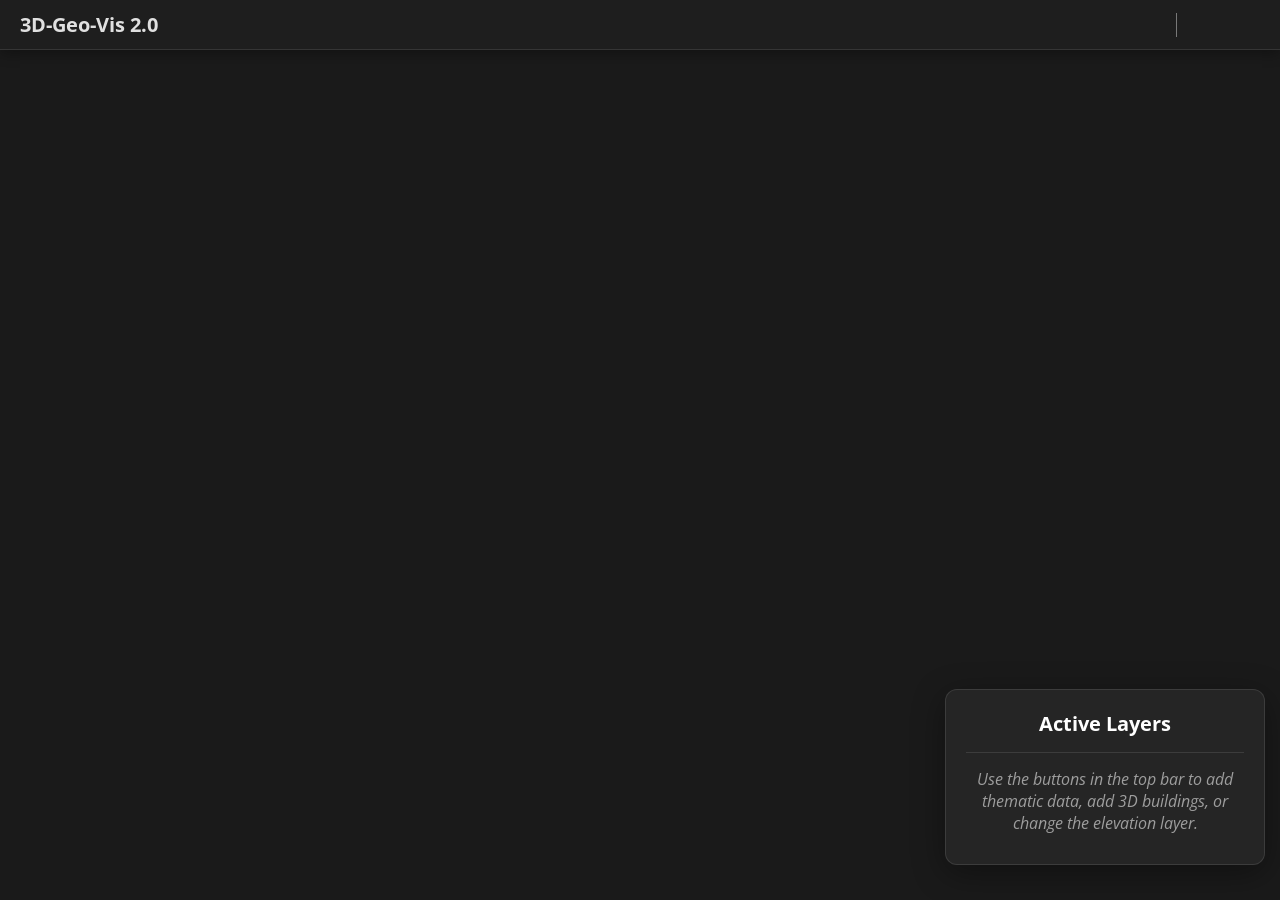
<file: index.html>
﻿<!DOCTYPE html>
<html lang="en">
<head>
    <meta charset="utf-8" />
    <meta name="viewport" content="initial-scale=1, maximum-scale=1, user-scalable=no" />
    <title>3D-Geo-Vis 2.0</title>
    
    <link rel="stylesheet" href="https://js.arcgis.com/4.29/esri/themes/dark/main.css" />
    <link rel="stylesheet" href="style.css" />
    <link href="https://fonts.googleapis.com/css2?family=Open+Sans:wght@400;700&display=swap" rel="stylesheet">
    
    <link rel="icon" href="favicon.png" type="image/png">
    
    <script src="https://js.arcgis.com/4.29/"></script>
</head>
<body>
    <div id="headerBar">
        <a href="#" id="home-link" class="header-app-title">3D-Geo-Vis 2.0</a>
        <div class="header-right-controls">
            <button id="addThematicLayerBtn" class="header-button esri-icon-plus-circled" title="Add Thematic Layer"></button>
            <button id="addBuildingsBtn" class="header-button esri-icon-urban-model" title="Add 3D Buildings"></button>
            <button id="changeElevationBtn" class="header-button esri-icon-elevation-profile" title="Change Elevation Layer"></button>
            
            <div class="header-separator"></div>
            
            <button id="shareLinkBtn" class="header-button esri-icon-share" title="Copy Share Link"></button>
            <button id="helpButton" class="header-button esri-icon-question" title="Help"></button>
            <button id="feedbackBtn" class="header-button esri-icon-comment" title="Send Feedback"></button>
        </div>
    </div>

    <div id="viewDiv"></div>

    <div id="addLayerPanel" class="panel">
        <h3>Add Thematic Layer</h3>
        <label for="layerUrlInput">Feature Layer URL:</label>
        <input type="text" id="layerUrlInput" placeholder="https://...">
        <button id="loadLayerBtn">Load Layer</button>
        <div id="loadingMessage" style="display: none; color: var(--text-muted); margin-top: 10px; text-align: center;">
            Loading layer...
        </div>
    </div>
    
    <div id="addBuildingsPanel" class="panel" style="display: none;">
        <h3>Add 3D Buildings</h3>
        <label for="buildingsUrlInput">Scene Layer URL:</label>
        <input type="text" id="buildingsUrlInput" placeholder="https://...">
        <button id="loadBuildingsBtn" class="primary-btn">Load Buildings</button>
        <div id="buildingsLoadingMessage" style="display: none; color: var(--text-muted); margin-top: 10px; text-align: center;">
            Loading buildings...
        </div>
    </div>
    
    <div id="elevationPanel" class="panel" style="display: none;">
        <h3>Change Elevation Layer</h3>
        
        <div class="elevation-option">
            <input type="radio" id="defaultElevationRadio" name="elevation-type" value="default" checked>
            <label for="defaultElevationRadio">Default Elevation</label>
        </div>
        
        <div class="elevation-option">
            <input type="radio" id="customElevationRadio" name="elevation-type" value="custom">
            <label for="customElevationRadio">Custom Elevation from URL</label>
        </div>
        
        <input type="text" id="elevationUrlInput" placeholder="https://..." disabled>
        
        <button id="applyElevationBtn" class="primary-btn">Apply</button>
        <div id="elevationLoadingMessage" style="display: none; color: var(--text-muted); margin-top: 10px; text-align: center;">
            Loading elevation...
        </div>
    </div>

    <div id="methodSelectionPanel" class="panel" style="display: none;">
        <h3>Select Visualization</h3>
        <p id="method-selection-prompt" style="color: var(--text-muted); font-size: 14px; margin-bottom: 15px;">
            Loaded layer. Please select a visualization method:
        </p>
        <div id="method-buttons-container">
            </div>
        <button id="cancelMethodBtn" class="secondary-btn">Cancel</button>
    </div>

    <div id="symbologyEditorPanel" class="panel" style="display: none;">
        <h3 id="symbologyPanelTitle">Symbology</h3>
        <div id="symbology-controls-container"></div>
        <button id="closeSymbologyBtn">Done</button>
    </div>

    <div id="layerListPanel" class="panel">
        <h3>Active Layers</h3>
        <ul id="layer-list">
            <p class="placeholder-text">Use the buttons in the top bar to add thematic data, add 3D buildings, or change the elevation layer.</p>
        </ul>
    </div>

    <div id="helpModalOverlay" class="modal-overlay">
        <div id="helpModal" class="help-modal">
        <button id="closeHelpModal" class="close-button">&times;</button>
        <h3>Methodology</h3>
        <p><strong><a href="methods.html" target="_blank" class="primary-btn" style="text-decoration: none; display: inline-block; width: auto; padding: 10px 20px;">3D Geovisualization Methods & Graphic Variables</a></strong></p>
        
        <hr> 
        <h3>Controls</h3>
        <p><strong>Pan:</strong> Click and drag the left mouse button.</p>
        <p><strong>Tilt / Rotate:</strong> Click and drag the right mouse button.</p>
        <p><strong>Zoom:</strong> Scroll the mouse wheel, or use the <code>+</code>/<code>-</code> buttons.</p>
        <p><strong>Symbology:</strong> Use the "Add Thematic Layer" button to add data (ArcGIS Online URL). Then, edit the symbology of each layer using the Edit icon in the "Active Layers" list.</p>
        
        <hr> 
        <h3>Demo Data (Click to copy)</h3>
        <p><strong>Points:</strong> <code id="demo-points" title="Click to copy">https://services1.arcgis.com/AGrMjSBR7fxJYLfU/arcgis/rest/services/EU_3D_graduated/FeatureServer/0</code></p>
        <p><strong>Lines:</strong> <code id="demo-lines" title="Click to copy">https://services1.arcgis.com/AGrMjSBR7fxJYLfU/arcgis/rest/services/EU_vertical/FeatureServer/1</code></p>
        <p><strong>Polygons:</strong> <code id="demo-polygons" title="Click to copy">https://services1.arcgis.com/AGrMjSBR7fxJYLfU/arcgis/rest/services/EU_prism/FeatureServer/0</code></p>
        <p><strong>3D Buildings:</strong> <code id="demo-buildings" title="Click to copy">https://tiles.arcgis.com/tiles/P3ePLMYs2RVChkJx/arcgis/rest/services/Building_Rotterdam/SceneServer</code></p>
        <p><strong>Elevation:</strong> <code id="demo-elevation" title="Click to copy">https://tiles.arcgis.com/tiles/AGrMjSBR7fxJYLfU/arcgis/rest/services/EU_3Dsurface_proj/ImageServer</code></p>
        
        <hr> 
        <p style="color:grey"><b>Author:</b> Jakub Žejdlík (jakub.zejdlik@upol.cz)</p>
        <p style="color:grey">Department of Geoinformatics, Palacký University Olomouc</p>
    </div>
    </div>

    <script src="main.js"></script>
</body>
</html>
</file>
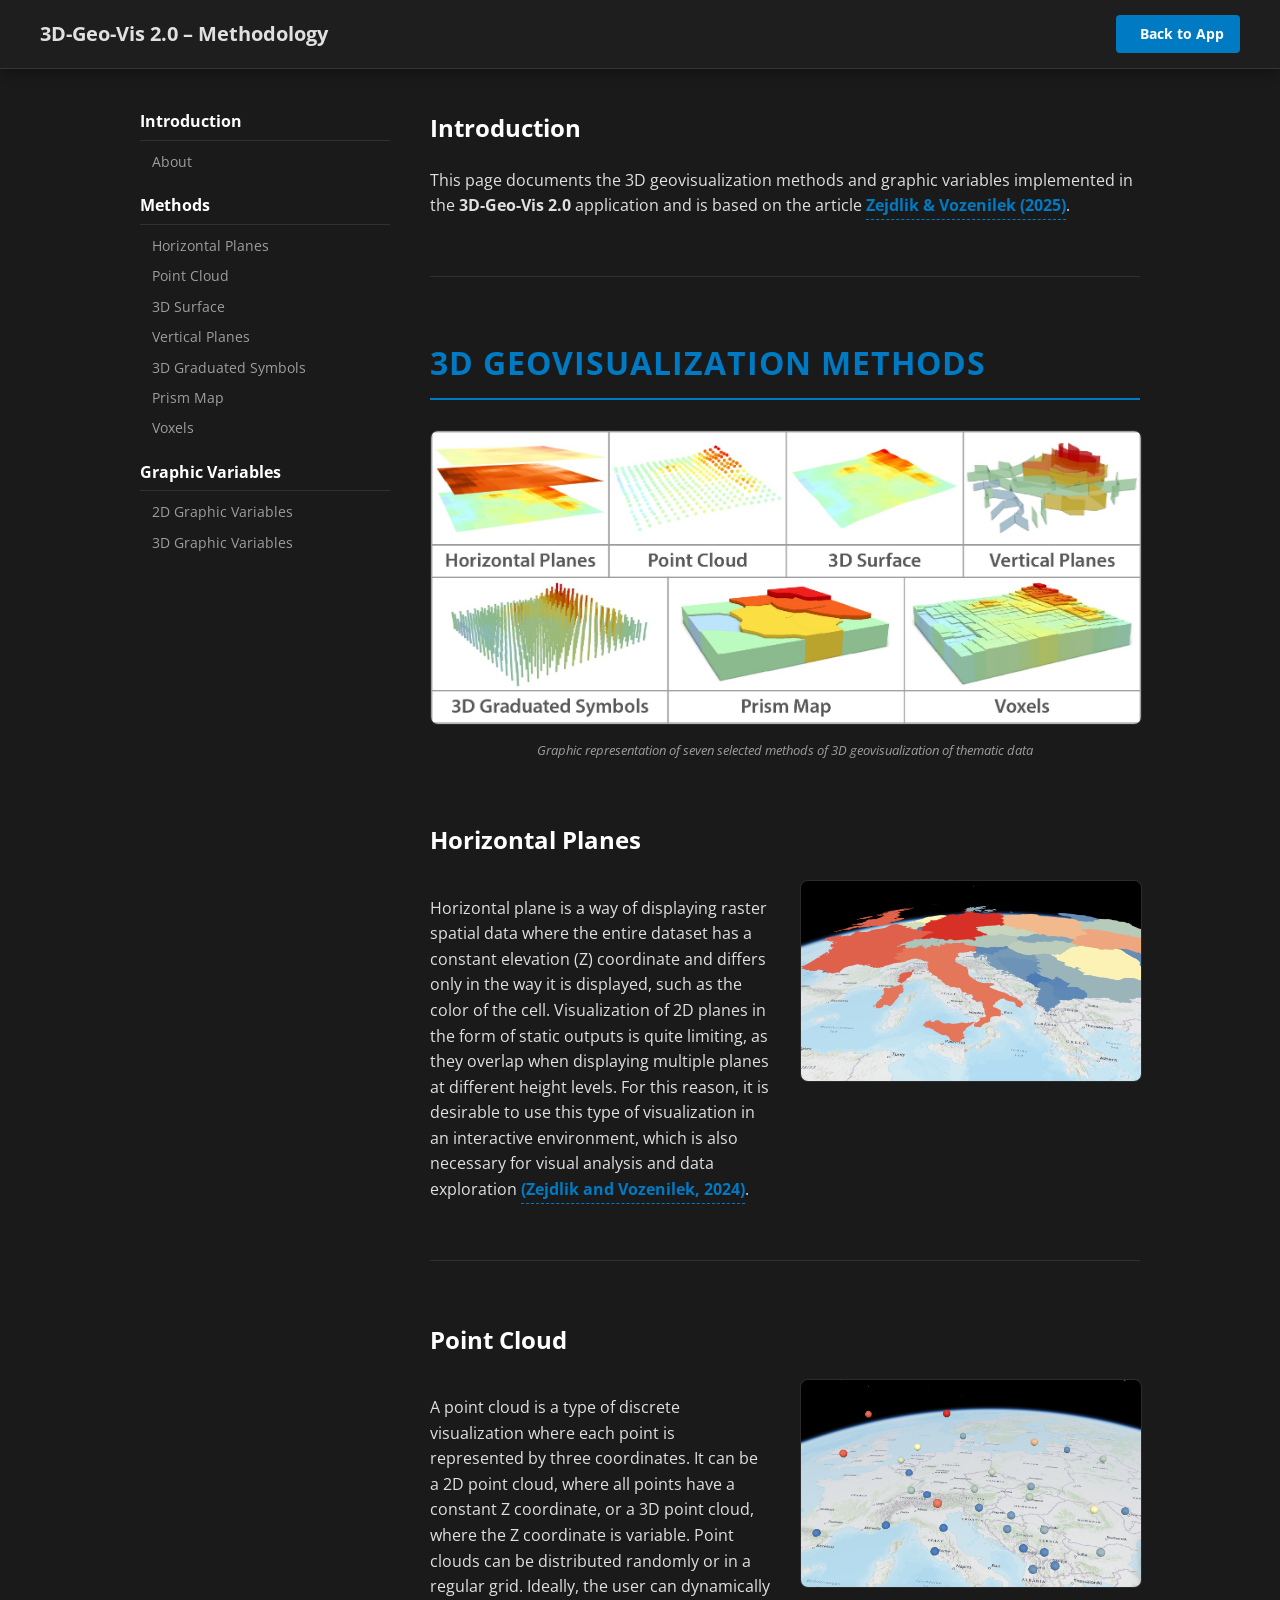
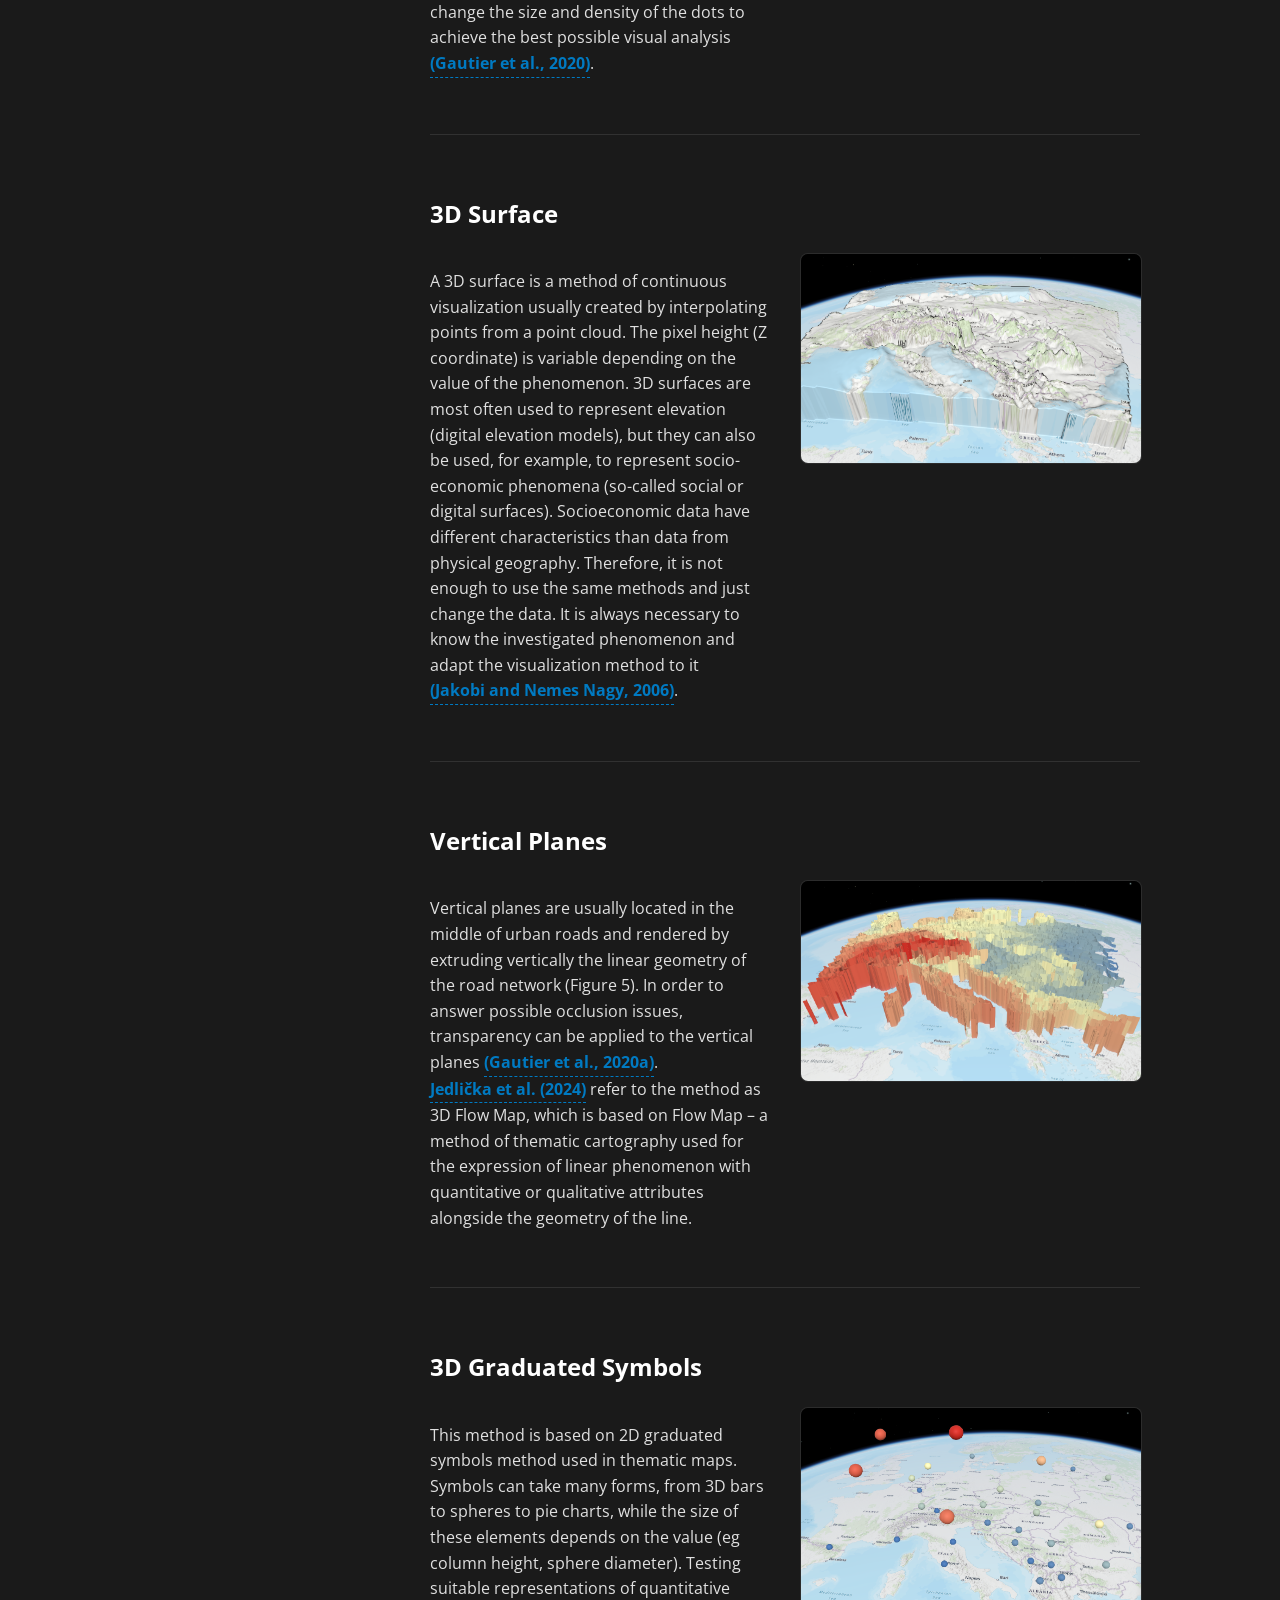
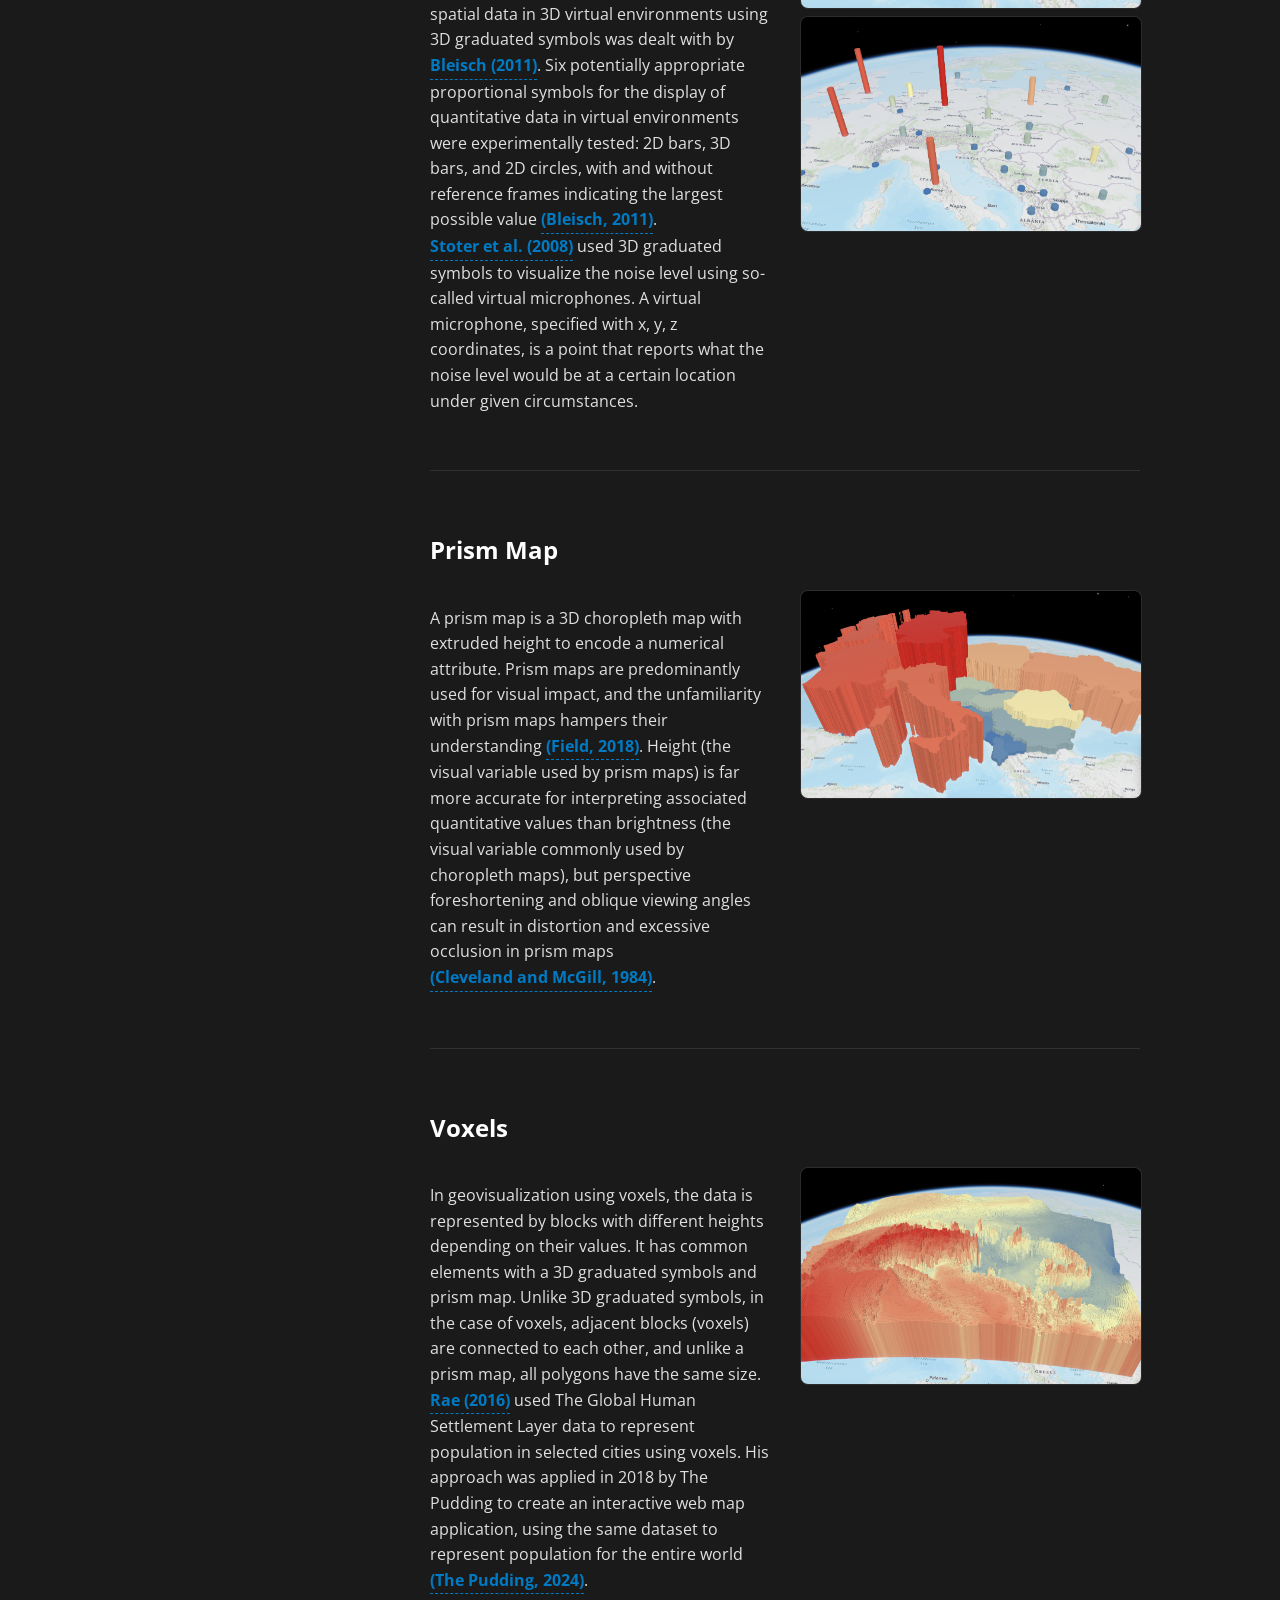
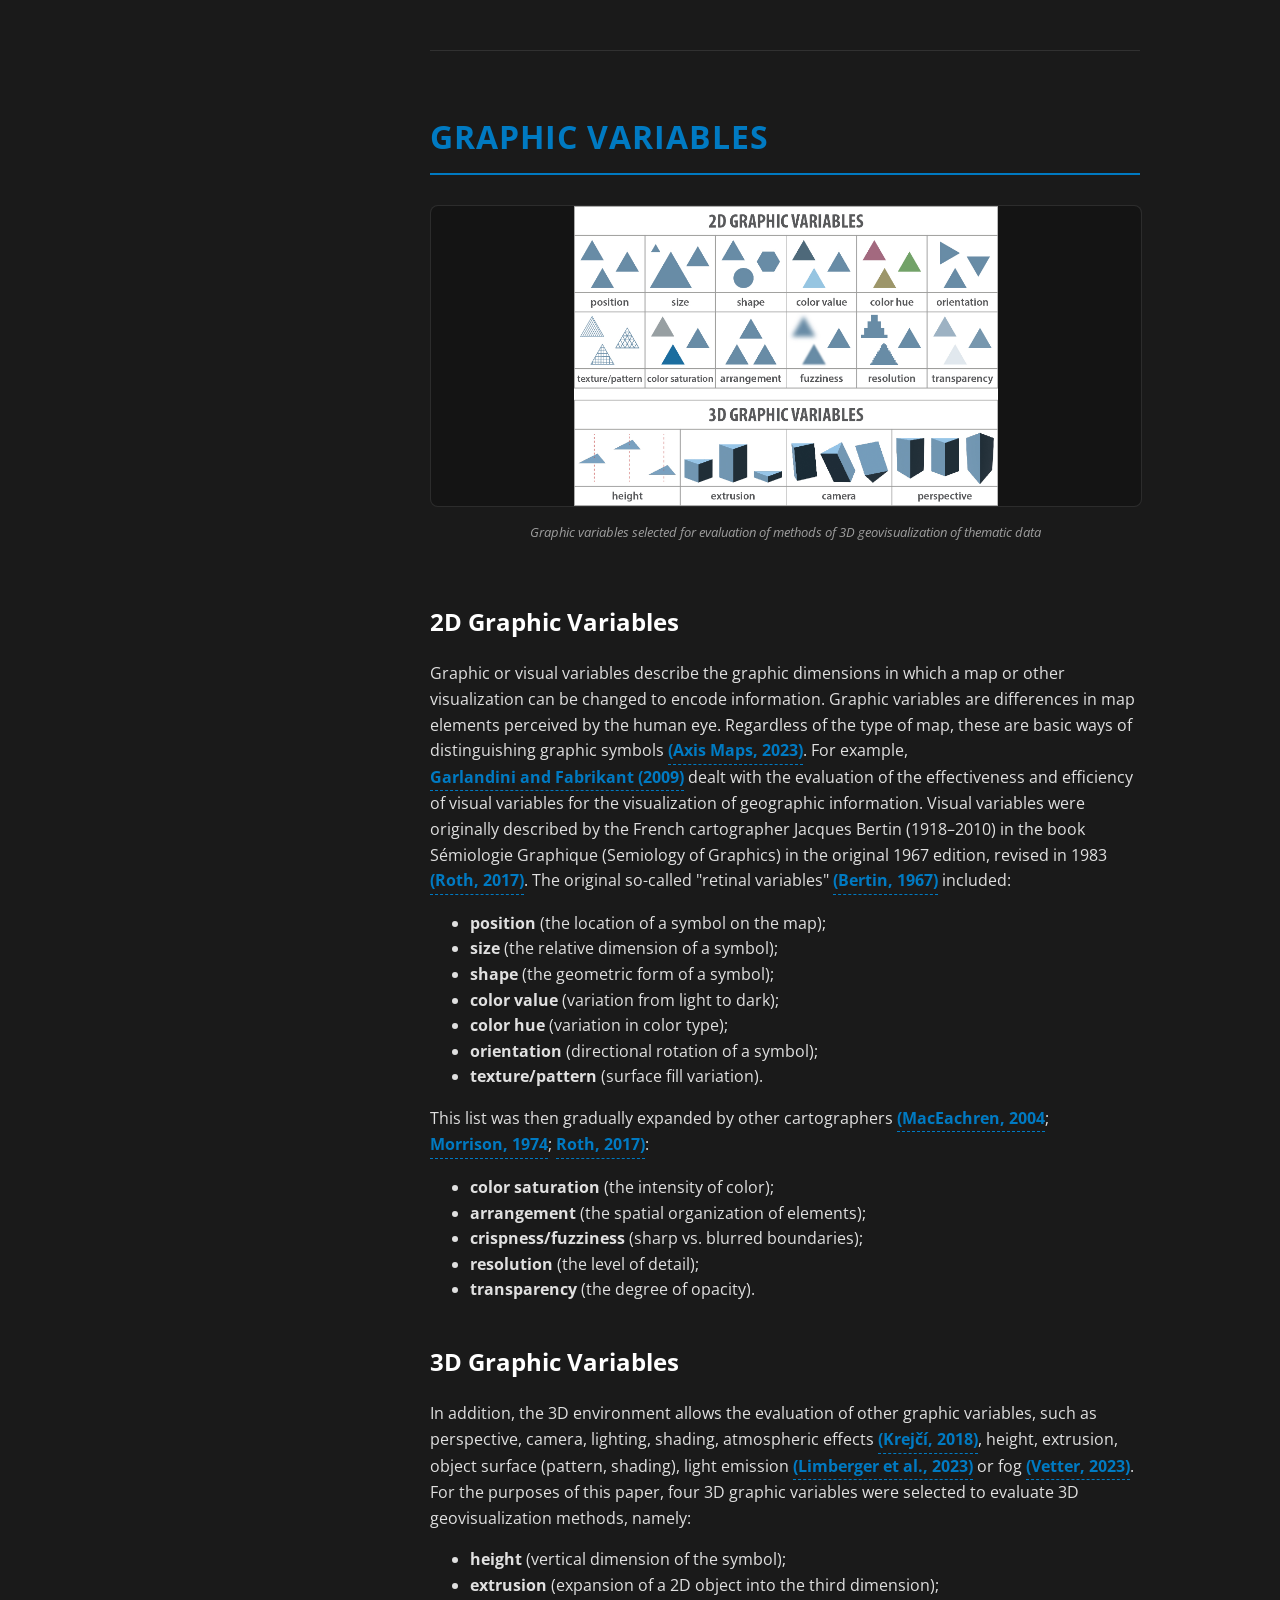
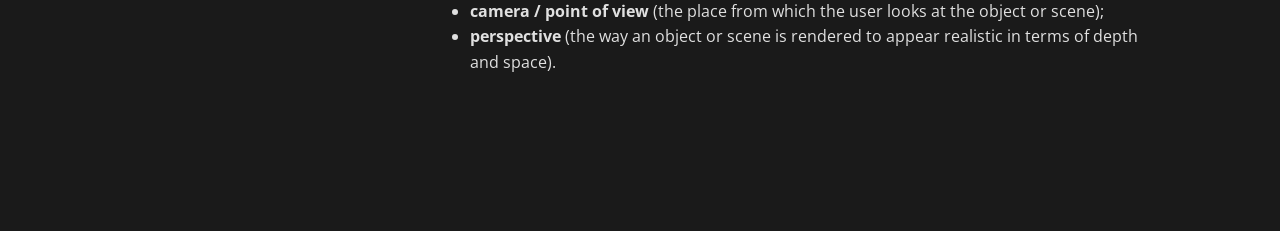
<file: methods.html>
﻿<!DOCTYPE html>
<html lang="en">    
    <head>             
        <meta charset="utf-8" />             
        <meta name="viewport" content="width=device-width, initial-scale=1" />             
        <title>3D-Geo-Vis 2.0 - Methodology</title>                  
        <link href="https://fonts.googleapis.com/css2?family=Open+Sans:wght@400;700&display=swap" rel="stylesheet">             
        <link rel="stylesheet" href="https://js.arcgis.com/4.29/esri/themes/dark/main.css" />             
        <link rel="stylesheet" href="methods.css" />    
        <link rel="icon" href="favicon.png" type="image/png">
    </head>    
    <body>             
        <header>
            <h1>3D-Geo-Vis 2.0 – Methodology</h1>                     
            <a href="index.html" class="back-btn">                             
                <span class="esri-icon-left"></span> Back to App
            </a>             
        </header>             
        <div class="container">                     
            <aside>                             
                <nav>
                    <h3>Introduction</h3>                                     
                    <ul>                                             
                        <li><a href="#intro">About</a></li>                                     
                    </ul>
                    
                    <h3>Methods</h3>                                     
                    <ul>                                             
                        <li><a href="#horizontal">Horizontal Planes</a></li>                                             
                        <li><a href="#point-cloud">Point Cloud</a></li>                                             
                        <li><a href="#graduated-points">3D Surface</a></li>                                             
                        <li><a href="#vertical">Vertical Planes</a></li>                                             
                        <li><a href="#graduated-symbols">3D Graduated Symbols</a></li>                                             
                        <li><a href="#prism">Prism Map</a></li>                                             
                        <li><a href="#voxels">Voxels</a></li>                                       
                    </ul>
                    
                    <h3>Graphic Variables</h3>                                     
                    <ul>
                        <li><a href="#vars-2d">2D Graphic Variables</a></li>
                        <li><a href="#vars-3d">3D Graphic Variables</a></li>
                    </ul>                             
                </nav>                     
            </aside>                     
            <main>                             
                <article id="intro">                                     
                    <h3 class="method-title">Introduction</h3>                                     
                    <div class="text-column">                                             
                        <p>
                            This page documents the 3D geovisualization methods and graphic variables implemented in the <strong>3D-Geo-Vis 2.0</strong> application and is based on the article                                                       
                            <span class="citation-trigger" tabindex="0">
                                Zejdlik & Vozenilek (2025)                                                              
                                <span class="citation-popup">
                                    <strong>Reference:</strong><br>                                
                                    Zejdlik, J., & Vozenilek, V. (2025). Methods of 3D geovisualization of thematic data in the context of graphic variables. International Journal of Cartography, 0(0), 1–16.                                      
                                    <a href="https://doi.org/10.1080/23729333.2025.2555508" target="_blank">https://doi.org/10.1080/23729333.2025.2555508</a>                                                             
                                </span>                                                     
                            </span>.                                              
                        </p>                                     
                    </div>                             
                </article>
                
                <div class="part-header">
                    <h2>3D Geovisualization Methods</h2>                             
                </div>

                <figure style="margin-bottom: 60px;">
                    <img src="img/3D_methods.jpg" alt="Graphic representation of seven selected methods" style="object-fit: contain; min-height: auto; max-height: 500px;">
                    <figcaption>Graphic representation of seven selected methods of 3D geovisualization of thematic data</figcaption>
                </figure>

                <article id="horizontal">                                     
                    <h3 class="method-title">Horizontal Planes</h3>                                     
                    <div class="content-layout">                                             
                        <div class="text-column">                                                     
                            <p>
                                Horizontal plane is a way of displaying raster spatial data where the entire dataset has  a constant elevation (Z) coordinate and differs only in the way it is displayed, such as the color of the cell. Visualization of 2D planes in the form of static outputs is quite limiting, as they overlap when displaying multiple planes at different height levels. For this reason, it is desirable to use this type of visualization in an interactive environment, which is also necessary for visual analysis and data exploration <span class="citation-trigger" tabindex="0">(Zejdlik and Vozenilek, 2024)<span class="citation-popup">
                                        <strong>Reference:</strong><br>                                    
                                        Zejdlik, J., & Vozenilek, V. (2024). Evaluation of 3D geovisualization of volumetric geospatial data in the form of horizontal planes using selected software. Geographia Cassoviensis, 18(1), 5–25.  <a href="https://doi.org/10.33542/GC2024-1-01" target="_blank">https://doi.org/10.33542/GC2024-1-01</a>
                                    </span>                                                             
                                </span>.
                            </p>                                      
                        </div>                                             
                        <div class="image-column">                                                     
                            <figure>                                                             
                                <img src="img/horizontal.png" alt="Horizontal Planes Visualization">                                        
                            </figure>                                             
                        </div>                                     
                    </div>                             
                </article>
                
                <article id="point-cloud">                                     
                    <h3 class="method-title">Point Cloud</h3>                                     
                    <div class="content-layout">                                             
                        <div class="text-column">                                                     
                            <p>
                                A point cloud is a type of discrete visualization where each point is represented by three coordinates. It can be a 2D point cloud, where all points have a constant Z coordinate, or a 3D point cloud, where the Z coordinate is variable. Point clouds can be distributed randomly or in a regular grid. Ideally, the user can dynamically change the size and density of the dots to achieve the best possible visual analysis                                                               
                                <span class="citation-trigger" tabindex="0">
                                    (Gautier et al., 2020)                                                                      
                                    <span class="citation-popup">
                                        <strong>Reference:</strong><br>                                    
                                        Gautier, J., Christophe, S., & Brédif, M. (2020). Visualizing 3D climate data in urban 3D models. ISPRS - International Archives of the Photogrammetry, Remote Sensing and Spatial Information Sciences, XLIII-B4-2020. <a href="https://doi.org/10.5194/isprs-archives-XLIII-B4-2020-781-2020" target="_blank">https://doi.org/10.5194/isprs-archives-XLIII-B4-2020-781-2020</a>
                                    </span>                                                             
                                </span>.                                                      
                            </p>                                             
                        </div>                                             
                        <div class="image-column">                                                     
                            <figure>                                                             
                                <img src="img/point.png" alt="Point Cloud Visualization">                                                     
                            </figure>                                             
                        </div>                                     
                    </div>                             
                </article>
                
                <article id="graduated-points">                                     
                    <h3 class="method-title">3D Surface</h3>                                     
                    <div class="content-layout">                                             
                        <div class="text-column">                                                     
                            <p>
                                A 3D surface is a method of continuous visualization usually created by interpolating points from a point cloud. The pixel height (Z coordinate) is variable depending on the value of the phenomenon. 3D surfaces are most often used to represent elevation (digital elevation models), but they can also be used, for example, to represent socio-economic phenomena (so-called social or digital surfaces). Socioeconomic data have different characteristics than data from physical geography. Therefore, it is not enough to use the same methods and just change the data. It is always necessary to know the investigated phenomenon and adapt the visualization method to it                                                               
                                <span class="citation-trigger" tabindex="0">
                                    (Jakobi and Nemes Nagy, 2006)                                                                      
                                    <span class="citation-popup">
                                        <strong>References:</strong><br>                                    
                                        Jakobi, Á., & Nemes Nagy, J. (2006). Digital surface in social geography. Az Eötvös Loránd Tudományegyetem Térképtudományi És Geoinformatikai Tanszékének Évkönyve.                                                                      
                                    </span>                                                             
                                </span>.                                                      
                            </p>                                             
                        </div>                                             
                        <div class="image-column">                                                     
                            <figure>                                                             
                                <img src="img/surface.png" alt="3D Surface">                                                     
                            </figure>                                             
                        </div>                                     
                    </div>                             
                </article>
                
                <article id="vertical">                                     
                    <h3 class="method-title">Vertical Planes</h3>                                     
                    <div class="content-layout">                                             
                        <div class="text-column">                                                     
                            <p>
                                Vertical planes are usually located in the middle of urban roads and rendered by extruding vertically the linear geometry of the road network (Figure 5). In order to answer possible occlusion issues, transparency can be applied to the vertical planes 
                                <span class="citation-trigger" tabindex="0">
                                    (Gautier et al., 2020a)
                                    <span class="citation-popup">
                                        <strong>References:</strong><br>                                    
                                        Gautier, J., Christophe, S., & Brédif, M. (2020). Visualizing 3D climate data in urban 3D models. ISPRS - International Archives of the Photogrammetry, Remote Sensing and Spatial Information Sciences, XLIII-B4-2020. <a href="https://doi.org/10.5194/isprs-archives-XLIII-B4-2020-781-2020" target="_blank">https://doi.org/10.5194/isprs-archives-XLIII-B4-2020-781-2020</a>                                                                      
                                    </span>                                                             
                                </span>. 
                                <span class="citation-trigger" tabindex="0">
                                    Jedlička et al. (2024)
                                    <span class="citation-popup">
                                        <strong>References:</strong><br>                                    
                                        Jedlička, K., Andrš, T., Čerba, O., Mildorf, T., Beran, D., Hájek, P., & Kepka, M. (2024). INTERACTIVE CARTOGRAPHY OF AIR QUALITY: A METHOD FOR TRAFFIC POLLUTION ANALYSIS. Proceedings, 9th International Conference on Cartography and GIS, 16-21 June 2024, Nessebar, Bulgaria, 373–385. 
                                    </span>                                                             
                                </span> refer to the method as 3D Flow Map, which is based on Flow Map – a method of thematic cartography used for the expression of linear phenomenon with quantitative or qualitative attributes alongside the geometry of the line.                                                      
                            </p>                                             
                        </div>                                             
                        <div class="image-column">                                                     
                            <figure>                                                             
                                <img src="img/vertical.png" alt="Vertical Planes">                                                     
                            </figure>                                             
                        </div>                                     
                    </div>                             
                </article>
                
                <article id="graduated-symbols">                                     
                    <h3 class="method-title">3D Graduated Symbols</h3>                                     
                    <div class="content-layout">                                             
                        <div class="text-column">                                                     
                            <p>
                                This method is based on 2D graduated symbols method used in thematic maps. Symbols can take many forms, from 3D bars to spheres to pie charts, while the size of these elements depends on the value (eg column height, sphere diameter). Testing suitable representations of quantitative spatial data in 3D virtual environments using 3D graduated symbols was dealt with by <span class="citation-trigger" tabindex="0">Bleisch (2011)<span class="citation-popup">
                                        <strong>References:</strong><br>                                    
                                        Bleisch, S. (2011). Toward Appropriate Representations of Quantitative Data in Virtual Environments. Cartographica, 46, 252–261. <a href="https://doi.org/10.3138/carto.46.4.252" target="_blank">https://doi.org/10.3138/carto.46.4.252</a> 
                                    </span>                                                             
                                </span>. Six potentially appropriate proportional symbols for the display of quantitative data in virtual environments were experimentally tested: 2D bars, 3D bars, and 2D circles, with and without reference frames indicating the largest possible value <span class="citation-trigger" tabindex="0">(Bleisch, 2011)<span class="citation-popup">
                                        <strong>References:</strong><br>                                    
                                        Bleisch, S. (2011). Toward Appropriate Representations of Quantitative Data in Virtual Environments. Cartographica, 46, 252–261. <a href="https://doi.org/10.3138/carto.46.4.252" target="_blank">https://doi.org/10.3138/carto.46.4.252</a> 
                                    </span>                                                             
                                </span>. <span class="citation-trigger" tabindex="0">Stoter et al. (2008)<span class="citation-popup">
                                        <strong>References:</strong><br>                                    
                                        Stoter, J., de Kluijver, H., & Kurakula, V. (2008). 3D noise mapping in urban areas. International Journal of Geographical Information Science, 22(8), 907–924. 
 <a href="https://doi.org/10.1080/13658810701739039" target="_blank">https://doi.org/10.1080/13658810701739039</a> 
                                    </span>                                                             
                                </span> used 3D graduated symbols to visualize the noise level using so-called virtual microphones. A virtual microphone, specified with x, y, z coordinates, is a point that reports what the noise level would be at a certain location under given circumstances.                                                      
                            </p>                                             
                        </div>                                             
                        <div class="image-column">                                                     
                            <figure>                                                             
                                <img src="img/graduated1.png" alt="3D Graduated Symbols">                                                     
                            </figure>                                                         
                            <figure>                                                             
                                <img src="img/graduated2.png" alt="3D Graduated Symbols">                                                     
                            </figure>                                         
                        </div>                                     
                    </div>                             
                </article>
                
                <article id="prism">                                     
                    <h3 class="method-title">Prism Map</h3>                                     
                    <div class="content-layout">                                             
                        <div class="text-column">                                                     
                            <p>
                                A prism map is a 3D choropleth map with extruded height to encode a numerical attribute. Prism maps are predominantly used for visual impact, and the unfamiliarity with prism maps hampers their understanding <span class="citation-trigger" tabindex="0">(Field, 2018)<span class="citation-popup">
                                        <strong>References:</strong><br>                                    
                                        Field, K. (2018). Cartography. (1st ed.). Esri Press. ISBN 978-1-58948-439-9 
                                    </span>                                                             
                                </span>. Height (the visual variable used by prism maps) is far more accurate for interpreting associated quantitative values than brightness (the visual variable commonly used by choropleth maps), but perspective foreshortening and oblique viewing angles can result in distortion and excessive occlusion in prism maps <span class="citation-trigger" tabindex="0">(Cleveland and McGill, 1984)<span class="citation-popup">
                                        <strong>References:</strong><br>                                    
                                        Cleveland, W. S., & McGill, R. (1984). Graphical Perception: Theory, Experimentation, and Application to the Development of Graphical Methods. Journal of the American Statistical Association, 79(387), 531–554. 
 <a href="https://doi.org/10.1080/01621459.1984.10478080" target="_blank">https://doi.org/10.1080/01621459.1984.10478080</a> 
                                    </span>                                                             
                                </span>.                                                       
                            </p>                                             
                        </div>                                             
                        <div class="image-column">                                                     
                            <figure>                                                             
                                <img src="img/prism.png" alt="Prism Map">                                                     
                            </figure>                                             
                        </div>                                     
                    </div>                             
                </article>
                
                <article id="voxels">                                     
                    <h3 class="method-title">Voxels</h3>                                     
                    <div class="content-layout">                                             
                        <div class="text-column">                                                     
                            <p>
                                In geovisualization using voxels, the data is represented by blocks with different heights depending on their values. It has common elements with a 3D graduated symbols and prism map. Unlike 3D graduated symbols, in the case of voxels, adjacent blocks (voxels) are connected to each other, and unlike a prism map, all polygons have the same size. <span class="citation-trigger" tabindex="0">Rae (2016)<span class="citation-popup">
                                        <strong>References:</strong><br>                                    
                                        Rae, A. (2016). The Global Human Settlement Layer: An amazing new global population dataset. <a href="http://www.statsmapsnpix.com/2016/10/the-global-human-settlement-layer.html" target="_blank">http://www.statsmapsnpix.com/2016/10/the-global-human-settlement-layer.html</a> 
                                    </span>                                                             
                                </span> used The Global Human Settlement Layer data to represent population in selected cities using voxels. His approach was applied in 2018 by The Pudding to create an interactive web map application, using the same dataset to represent population for the entire world <span class="citation-trigger" tabindex="0">(The Pudding, 2024)<span class="citation-popup">
                                        <strong>References:</strong><br>                                    
                                        The Pudding. (2024). Human Terrain. <a href="https://pudding.cool/2018/10/city_3d" target="_blank">https://pudding.cool/2018/10/city_3d</a> 
                                    </span>                                                             
                                </span>.                                                     
                            </p>                                             
                        </div>                                             
                        <div class="image-column">                                                     
                            <figure>                                                             
                                <img src="img/voxels.png" alt="Voxels">                                                     
                            </figure>                                             
                        </div>                                     
                    </div>                             
                </article>

                <div class="part-header">                
                    <h2>Graphic Variables</h2>                             
                </div>
                
                <figure style="margin-bottom: 60px;">
                    <img src="img/graphic_variables.jpg" alt="Graphic variables selected for evaluation" style="object-fit: contain; min-height: auto; max-height: 300px;">
                    <figcaption>Graphic variables selected for evaluation of methods of 3D geovisualization of thematic data</figcaption>
                </figure>

                <article id="graphic-variables-text">
                    <div class="text-column" style="max-width: 100%;">
                        <h3 id="vars-2d" class="method-title">2D Graphic Variables</h3>
                        <p>
                            Graphic or visual variables describe the graphic dimensions in which a map or other visualization can be changed to encode information. Graphic variables are differences in map elements perceived by the human eye. Regardless of the type of map, these are basic ways of distinguishing graphic symbols <span class="citation-trigger" tabindex="0">(Axis Maps, 2023)<span class="citation-popup">
                                <strong>Reference:</strong><br>
                                Axis Maps. (2023). Visual Variables. Cartography Guide - A Short, Friendly Guide to Basic Principles of Map Design. <a href="https://www.axismaps.com//guide/visual-variables" target="_blank">https://www.axismaps.com//guide/visual-variables</a>
                            </span></span>. For example, <span class="citation-trigger" tabindex="0">Garlandini and Fabrikant (2009)<span class="citation-popup">
                                <strong>Reference:</strong><br>
                                Garlandini, S., & Fabrikant, S. I. (2009). Evaluating the Effectiveness and Efficiency of Visual Variables for Geographic Information Visualization. In K. S. Hornsby, C. Claramunt, M. Denis, & G. Ligozat (Eds.), Spatial Information Theory (pp. 195–211). Springer. <a href="https://doi.org/10.1007/978-3-642-03832-7_12" target="_blank">https://doi.org/10.1007/978-3-642-03832-7_12</a>
                            </span></span> dealt with the evaluation of the effectiveness and efficiency of visual variables for the visualization of geographic information. Visual variables were originally described by the French cartographer Jacques Bertin (1918–2010) in the book Sémiologie Graphique (Semiology of Graphics) in the original 1967 edition, revised in 1983 <span class="citation-trigger" tabindex="0">(Roth, 2017)<span class="citation-popup">
                                <strong>Reference:</strong><br>
                                Roth, R. E. (2017). Visual Variables. In International Encyclopedia of Geography (pp. 1–11). John Wiley & Sons, Ltd. <a href="https://doi.org/10.1002/9781118786352.wbieg0761" target="_blank">https://doi.org/10.1002/9781118786352.wbieg0761</a>
                            </span></span>. The original so-called "retinal variables" <span class="citation-trigger" tabindex="0">(Bertin, 1967)<span class="citation-popup">
                                <strong>Reference:</strong><br>
                                Bertin, J. (1967). Sémiologie graphique: Les diagrammes, les réseaux, les cartes. Gauthier-Villars.
                            </span></span> included:
                        </p>
                        <ul>
                            <li><strong>position</strong> (the location of a symbol on the map);</li>
                            <li><strong>size</strong> (the relative dimension of a symbol);</li>
                            <li><strong>shape</strong> (the geometric form of a symbol);</li>
                            <li><strong>color value</strong> (variation from light to dark);</li>
                            <li><strong>color hue</strong> (variation in color type);</li>
                            <li><strong>orientation</strong> (directional rotation of a symbol);</li>
                            <li><strong>texture/pattern</strong> (surface fill variation).</li>
                        </ul>
                
                        <p>This list was then gradually expanded by other cartographers <span class="citation-trigger" tabindex="0">(MacEachren, 2004<span class="citation-popup">
                            <strong>Reference:</strong><br>
                            MacEachren, A. M. (2004). How Maps Work: Representation, Visualization, and Design (1st edition). The Guilford Press.
                        </span></span>; <span class="citation-trigger" tabindex="0">Morrison, 1974<span class="citation-popup">
                            <strong>Reference:</strong><br>
                            Morrison, J. L. (1974). A theoretical framework for cartographic generalization with the emphasis on the process of symbolization. International Yearbook of Cartography, 14(1974), 115–127.
                        </span></span>; <span class="citation-trigger" tabindex="0">Roth, 2017)<span class="citation-popup">
                            <strong>Reference:</strong><br>
                            Roth, R. E. (2017). Visual Variables. In International Encyclopedia of Geography (pp. 1–11). John Wiley & Sons, Ltd. <a href="https://doi.org/10.1002/9781118786352.wbieg0761" target="_blank">https://doi.org/10.1002/9781118786352.wbieg0761</a>
                        </span></span>:</p>
                        <ul>
                            <li><strong>color saturation</strong> (the intensity of color);</li>
                            <li><strong>arrangement</strong> (the spatial organization of elements);</li>
                            <li><strong>crispness/fuzziness</strong> (sharp vs. blurred boundaries);</li>
                            <li><strong>resolution</strong> (the level of detail);</li>
                            <li><strong>transparency</strong> (the degree of opacity).</li>
                        </ul>
                
                        <h3 id="vars-3d" class="method-title" style="margin-top: 40px;">3D Graphic Variables</h3>
                        <p>
                            In addition, the 3D environment allows the evaluation of other graphic variables, such as perspective, camera, lighting, shading, atmospheric effects <span class="citation-trigger" tabindex="0">(Krejčí, 2018)<span class="citation-popup">
                                <strong>Reference:</strong><br>
                                Krejčí, M. (2018). Dynamické grafické proměnné ve 3D mapách [Diplomová práce, Masarykova univerzita, Přírodovědecká fakulta]. <a href="https://theses.cz/id/35lr4j/" target="_blank">https://theses.cz/id/35lr4j/</a>
                            </span></span>, height, extrusion, object surface (pattern, shading), light emission <span class="citation-trigger" tabindex="0">(Limberger et al., 2023)<span class="citation-popup">
                                <strong>Reference:</strong><br>
                                Limberger, D., Scheibel, W., Döllner, J., & Trapp, M. (2023). Visual variables and configuration of software maps. Journal of Visualization, 26(1), 249–274. <a href="https://doi.org/10.1007/s12650-022-00868-1" target="_blank">https://doi.org/10.1007/s12650-022-00868-1</a>
                            </span></span> or fog <span class="citation-trigger" tabindex="0">(Vetter, 2023)<span class="citation-popup">
                                <strong>Reference:</strong><br>
                                Vetter, M. (2023). The usage of “fog” as a visual variable in 3D-cartographic virtual reality environments. Abstracts of the ICA, 6, 1–2. <a href="https://doi.org/10.5194/ica-abs-6-263-2023" target="_blank">https://doi.org/10.5194/ica-abs-6-263-2023</a>
                            </span></span>. For the purposes of this paper, four 3D graphic variables were selected to evaluate 3D geovisualization methods, namely:
                        </p>
                        <ul>
                            <li><strong>height</strong> (vertical dimension of the symbol);</li>
                            <li><strong>extrusion</strong> (expansion of a 2D object into the third dimension);</li>
                            <li><strong>camera / point of view</strong> (the place from which the user looks at the object or scene);</li>
                            <li><strong>perspective</strong> (the way an object or scene is rendered to appear realistic in terms of depth and space).</li>
                        </ul>
                    </div>
                </article>                     
            </main>             
        </div>    
    </body>
</html>
</file>
<file: style.css>
:root {
  --header-h: 50px;
  --bg-color: #1a1a1a;
  --panel-bg: rgba(40, 40, 40, 0.85);
  --header-bg: #1e1e1e;
  --text-color: #e0e0e0;
  --text-muted: #9e9e9e;
  --accent-color: #007ac2;
  --border-color: rgba(255, 255, 255, 0.1);
  --panel-shadow: 0 8px 32px 0 rgba(0, 0, 0, 0.37);
  --backdrop-blur: 10px;
}

*, *:before, *:after {
  box-sizing: border-box;
}

html, body {
  margin: 0;
  padding: 0;
  height: 100%;
  width: 100%;
  font-family: 'Open Sans', sans-serif;
  background-color: var(--bg-color);
  color: var(--text-color);
  overflow: hidden;
}

#viewDiv {
  position: absolute;
  top: 0;
  left: 0;
  right: 0; 
  bottom: 0;
  padding: 0;
  margin: 0;
}

#headerBar {
  position: absolute;
  top: 0;
  left: 0;
  right: 0;
  height: var(--header-h);
  background-color: var(--header-bg);
  color: var(--text-color);
  padding: 0 20px; 
  z-index: 100;
  box-shadow: 0 4px 12px rgba(0,0,0,0.3);
  display: flex; 
  align-items: center;
  justify-content: space-between;
  border-bottom: 1px solid var(--border-color);
}

.header-right-controls {
  display: flex;
  align-items: center;
  gap: 15px; 
}

.header-app-title {
  font-size: 20px;
  font-weight: bold;
  text-decoration: none;
  color: var(--text-color);
}

.header-button {
  font-size: 25px; 
  color: var(--text-muted);
  background: none;
  border: none;
  cursor: pointer;
  transition: color 0.2s ease-in-out;
}
.header-button:hover {
  color: white;
}

.header-separator {
    width: 1px;              
    height: 24px;            
    background-color: #9e9e9e; 
    margin: 0 2px;
    opacity: 0.7;            
}

.panel {
  background: var(--panel-bg);
  backdrop-filter: blur(var(--backdrop-blur));
  -webkit-backdrop-filter: blur(var(--backdrop-blur));
  padding: 20px;
  border: 1px solid var(--border-color);
  border-radius: 12px;
  box-shadow: var(--panel-shadow);
  z-index: 50;
  transition: opacity 0.3s, transform 0.3s;
}

#addLayerPanel, #symbologyEditorPanel, #methodSelectionPanel, #elevationPanel, #addBuildingsPanel {
  position: absolute;
  top: calc(var(--header-h) + 15px);
  right: 15px; 
  width: 320px;
  max-height: calc(100vh - var(--header-h) - 35px - 33vh - 30px);
  overflow-y: auto; 
}

#addLayerPanel {
    display: none; 
}

#layerListPanel {
    position: absolute;
    bottom: 35px;
    right: 15px;
    width: 320px;
    max-height: 33vh;
    overflow-y: auto;
}

.panel h3 { 
  font-size: 20px; 
  margin: 0 0 15px 0;
  color: white;
  padding-bottom: 15px;
  border-bottom: 1px solid var(--border-color);
  text-align: center;
}

.panel h2 {
  font-size: 14px; 
  font-weight: bold;
  text-transform: uppercase;
  color: var(--text-muted);
  margin-top: 20px; 
  margin-bottom: 10px;
}

.panel label {
  font-size: 14px;
  color: var(--text-muted);
  margin-bottom: 5px;
  display: block;
}

.panel input[type="text"], 
.panel input[type="number"],
.panel select {
  width: 100%; 
  padding: 8px 12px;
  border: 1px solid var(--border-color);
  border-radius: 6px;
  font-size: 14px;
  margin-bottom: 0px;
  background-color: rgba(0,0,0,0.2);
  color: var(--text-color);
}

.panel select option {
  background-color: var(--header-bg);
  color: var(--text-color);
}

.panel input[type="color"] {
  -webkit-appearance: none; -moz-appearance: none; appearance: none;
  background-color: transparent;
  width: 100%; height: 35px; flex-grow: 1;
  border: none; outline: none; cursor: pointer;
  padding: 0; border-radius: 6px;
  transition: transform 0.2s ease-in-out;
}
.panel input[type="color"]::-webkit-color-swatch-wrapper { padding: 0; }
.panel input[type="color"]::-webkit-color-swatch { border: none; border-radius: 6px; }
.panel input[type="color"]:hover { transform: scale(1.05); }

.color-pickers-wrapper { display: flex; gap: 10px; }

#loadLayerBtn, #closeSymbologyBtn {
  width: 100%; padding: 10px; background-color: var(--accent-color);
  color: white; border: none; border-radius: 6px;
  font-size: 16px; font-weight: bold; cursor: pointer;
  transition: background-color 0.2s; margin-top: 10px;
}
#loadLayerBtn:hover, #closeSymbologyBtn:hover { background-color: #0099f7; }
#loadLayerBtn:disabled { background-color: var(--text-muted); cursor: not-allowed; } 


#colorRampPreview { width: 100%; height: 15px; border-radius: 4px; margin-top: 10px; }
hr { border: 0; border-top: 1px solid var(--border-color); margin: 20px 0; }
.placeholder-text { color: var(--text-muted); text-align: center; margin: 10px 0; font-style: italic; }

#layer-list { list-style: none; padding: 0; margin: 0; }
#layer-list li {
    display: flex;
    justify-content: space-between;
    align-items: center;
    padding: 10px 5px;
    border-bottom: 1px solid var(--border-color);
    font-size: 14px;
    gap: 10px;
}
#layer-list li:last-child { border-bottom: none; }

#layer-list li > span {
    flex-grow: 1; 
    min-width: 0; 
    overflow: hidden; 
    text-overflow: ellipsis; 
    white-space: nowrap;
}

.layer-controls {
    flex-shrink: 0; 
    display: flex; 
}

.layer-controls button {
    background: none; border: none;
    color: var(--text-muted); font-size: 16px;
    cursor: pointer; transition: color 0.2s; padding: 5px;
}
.layer-controls button:hover { color: white; }
.remove-layer-btn:hover { color: #ff5555; }

.esri-widget {
    background: var(--panel-bg) !important;
    backdrop-filter: blur(var(--backdrop-blur)) !important;
    -webkit-backdrop-filter: blur(var(--backdrop-blur)) !important;
    color: var(--text-color) !important;
    border: 1px solid var(--border-color) !important;
    box-shadow: var(--panel-shadow) !important;
}
.esri-legend__service-label, .esri-basemap-gallery__item-title {
    color: var(--text-color) !important;
}
.esri-widget--button:hover {
    background-color: rgba(255,255,255,0.1) !important;
}
.esri-zoom .esri-widget--button {
    border-bottom: 1px solid var(--border-color) !important;
}

.modal-overlay { display: none; position: fixed; top: 0; left: 0; width: 100%; height: 100%; background-color: rgba(0, 0, 0, 0.7); z-index: 1000; justify-content: center; align-items: center; }
.help-modal { 
  background-color: var(--header-bg); 
  padding: 30px; 
  border-radius: 8px; 
  box-shadow: 0 5px 15px rgba(0, 0, 0, 0.5); 
  max-width: 700px; 
  position: relative; 
  border: 1px solid var(--border-color); 
  max-height: 80vh; 
  overflow-y: auto; 
}

.help-modal h3 { color: white; }
.close-button { color: var(--text-muted); font-size: 28px; font-weight: bold; background: none; border: none; position: absolute; top: 10px; right: 15px; cursor: pointer;}
.close-button:hover { color: white; }

input[type="range"] {
  -webkit-appearance: none !important;
  appearance: none !important;
  width: 100% !important;
  height: 8px !important;
  background: rgba(0, 0, 0, 0.3) !important;
  border-radius: 5px !important;
  outline: none !important;
  margin-bottom: 15px;
}

input[type="range"]::-webkit-slider-thumb {
  -webkit-appearance: none !important;
  appearance: none !important;
  width: 20px !important;
  height: 20px !important;
  background: var(--accent-color) !important;
  cursor: pointer !important;
  border-radius: 50% !important;
  border: 2px solid white !important;
  box-shadow: 0 0 5px rgba(0, 122, 194, 0.5) !important;
}

input[type="range"]::-moz-range-thumb {
  width: 20px !important;
  height: 20px !important;
  background: var(--accent-color) !important;
  cursor: pointer !important;
  border-radius: 50% !important;
  border: 2px solid white !important;
  box-shadow: 0 0 5px rgba(0, 122, 194, 0.5) !important;
}

.panel::-webkit-scrollbar,
#symbology-controls-container::-webkit-scrollbar,
.help-modal::-webkit-scrollbar { 
  width: 8px;
}
.panel::-webkit-scrollbar-track,
#symbology-controls-container::-webkit-scrollbar-track,
.help-modal::-webkit-scrollbar-track { 
  background: transparent;
}
.panel::-webkit-scrollbar-thumb,
#symbology-controls-container::-webkit-scrollbar-thumb,
.help-modal::-webkit-scrollbar-thumb { 
  background-color: var(--text-muted);
  border-radius: 10px;
  border: 2px solid transparent;
  background-clip: content-box;
}
.panel::-webkit-scrollbar-thumb:hover,
#symbology-controls-container::-webkit-scrollbar-thumb:hover,
.help-modal::-webkit-scrollbar-thumb:hover { 
  background-color: var(--accent-color);
}

#method-buttons-container {
    display: grid;
    grid-template-columns: 1fr;
    gap: 10px;
    margin-bottom: 20px;
}

.method-btn {
    width: 100%; 
    padding: 10px; 
    background-color: rgba(255, 255, 255, 0.05);
    color: var(--text-color); 
    border: 1px solid var(--border-color); 
    border-radius: 6px;
    font-size: 14px; 
    cursor: pointer;
    transition: background-color 0.2s, border-color 0.2s;
    text-align: left;
}

.method-btn:hover {
    background-color: rgba(255, 255, 255, 0.1);
    border-color: var(--accent-color);
}

.secondary-btn {
    width: 100%; 
    padding: 10px; 
    background-color: rgba(255, 255, 255, 0.1);
    color: var(--text-muted); 
    border: none; 
    border-radius: 6px;
    font-size: 16px; 
    cursor: pointer;
    transition: background-color 0.2s;
}

.secondary-btn:hover {
    background-color: rgba(255, 255, 255, 0.2);
}

.method-name {
    color: #FFD54F; 
    font-size: 0.9em;
    font-style: italic;
}

.help-modal code {
    background-color: rgba(0, 0, 0, 0.3);
    padding: 2px 5px;
    border-radius: 4px;
    font-family: 'Courier New', Courier, monospace;
    font-size: 0.9em;
    color: #f0f0f0;
    word-break: break-all;
    cursor: pointer; 
    transition: background-color 0.2s; 
}

.help-modal code:hover {
    background-color: rgba(80, 80, 80, 0.5); 
}

#elevationPanel {
    display: none; 
}

.elevation-option {
    display: flex;
    align-items: center;
    margin-bottom: 10px;
}

.elevation-option input[type="radio"] {
    margin-right: 10px;
    width: auto; 
}

.elevation-option label {
    margin-bottom: 0; 
    font-size: 15px;
    color: var(--text-color);
}

#elevationUrlInput {
    margin-top: 5px;
}

#elevationUrlInput:disabled {
    background-color: rgba(0, 0, 0, 0.4);
    opacity: 0.5;
    cursor: not-allowed;
}

.primary-btn {
    width: 100%;
    padding: 10px;
    background-color: var(--accent-color);
    color: white;
    border: none;
    border-radius: 6px;
    font-size: 16px;
    font-weight: bold;
    cursor: pointer;
    transition: background-color 0.2s;
    margin-top: 10px;
}
.primary-btn:hover {
    background-color: #0099f7;
}

.context-method-name {
    color: #4fc3f7;
    font-size: 0.9em;
    font-style: italic;
}
</file>
<file: methods.css>
:root {
    --bg-color: #1a1a1a;
    --header-bg: #1e1e1e;
    --text-color: #e0e0e0;
    --text-muted: #9e9e9e;
    --accent-color: #007ac2;
    --border-color: rgba(255, 255, 255, 0.1);
}

body {
    font-family: 'Open Sans', sans-serif;
    background-color: var(--bg-color);
    color: var(--text-color);
    margin: 0;
    padding: 0;
    line-height: 1.6;
}

header {
    background-color: var(--header-bg);
    padding: 15px 40px;
    border-bottom: 1px solid var(--border-color);
    display: flex;
    justify-content: space-between;
    align-items: center;
    position: sticky;
    top: 0;
    z-index: 100;
    box-shadow: 0 4px 12px rgba(0,0,0,0.3);
}

h1 { margin: 0; font-size: 20px; font-weight: bold; }

.back-btn {
    text-decoration: none;
    color: white;
    background-color: var(--accent-color);
    padding: 8px 16px;
    border-radius: 4px;
    font-size: 14px;
    font-weight: bold;
    transition: background 0.2s;
    display: flex;
    align-items: center;
    gap: 8px;
}
.back-btn:hover { background-color: #0099f7; }

.container {
    max-width: 1000px;
    margin: 40px auto;
    padding: 0 20px;
    display: grid;
    grid-template-columns: 250px 1fr;
    gap: 40px;
}

aside {
    position: sticky;
    top: 100px;
    height: fit-content;
}

aside h3 { margin-top: 20px; margin-bottom: 10px; color: white; font-size: 16px; border-bottom: 1px solid var(--border-color); padding-bottom: 5px; }
aside h3:first-child { margin-top: 0; }

aside ul { list-style: none; padding: 0; margin: 0; }
aside li { margin-bottom: 8px; }
aside a {
    text-decoration: none;
    color: var(--text-muted);
    padding-left: 10px;
    display: block;
    font-size: 14px;
    transition: color 0.2s;
    border-left: 2px solid transparent;
}
aside a:hover { color: var(--accent-color); border-left-color: var(--accent-color); }

.part-header {
    margin-top: 60px;
    margin-bottom: 30px;
    border-bottom: 2px solid var(--accent-color);
    padding-bottom: 10px;
}
.part-header h2 {
    font-size: 32px;
    color: var(--accent-color);
    margin: 0;
    text-transform: uppercase;
    letter-spacing: 1px;
}

article {
    margin-bottom: 60px;
    scroll-margin-top: 100px;
    border-bottom: 1px solid var(--border-color);
    padding-bottom: 40px;
}
article:last-child { border-bottom: none; }

h3.method-title { color: white; font-size: 24px; margin-bottom: 20px; margin-top: 0; }

.content-layout { display: flex; gap: 30px; flex-wrap: wrap; }
.text-column { flex: 1; min-width: 300px; }
.image-column { flex: 1; min-width: 300px; }

figure { margin: 0; }
img {
    width: 100%;
    border-radius: 8px;
    border: 1px solid var(--border-color);
    background-color: rgba(0,0,0,0.2);
    min-height: 200px;
    object-fit: cover;
}
figcaption { font-size: 13px; color: var(--text-muted); text-align: center; margin-top: 8px; font-style: italic; }

/* === STYLY PRO CITACE (TOOLTIP) === */
.citation-trigger {
    color: var(--accent-color);
    cursor: pointer;
    position: relative;
    font-weight: bold;
    display: inline-block;
    border-bottom: 1px dashed var(--accent-color);
}

.citation-trigger:hover {
    background-color: rgba(0, 122, 194, 0.1);
}

.citation-popup {
    visibility: hidden;
    width: 350px;
    background-color: #2b2b2b;
    color: var(--text-color);
    text-align: left;
    border-radius: 6px;
    padding: 12px;
    
    /* Pozicov�n� */
    position: absolute;
    z-index: 1000;
    bottom: 135%;
    left: 50%;
    margin-left: -175px;
    
    /* Vzhled */
    border: 1px solid var(--accent-color);
    box-shadow: 0 5px 20px rgba(0,0,0,0.6);
    opacity: 0;
    transition: opacity 0.3s, bottom 0.3s;
    
    /* Typografie v bublin� */
    font-size: 12px;
    font-weight: normal;
    font-style: normal;
    line-height: 1.4;
}

.citation-popup strong {
    display: block;
    margin-bottom: 4px;
    color: var(--accent-color);
}

/* NOV�: Odkazy uvnit� tooltipu budou m�t stejnou barvu (modrou) */
.citation-popup a {
    color: var(--accent-color);
    text-decoration: none;
}
.citation-popup a:hover {
    text-decoration: underline;
}

/* �ipka bubliny */
.citation-popup::after {
    content: "";
    position: absolute;
    top: 100%;
    left: 50%;
    margin-left: -6px;
    border-width: 6px;
    border-style: solid;
    border-color: var(--accent-color) transparent transparent transparent;
}

.citation-trigger:hover .citation-popup,
.citation-trigger:focus .citation-popup {
    visibility: visible;
    opacity: 1;
    bottom: 125%;
}

@media (max-width: 768px) {
    .container { grid-template-columns: 1fr; }
    aside { display: none; }
    .citation-popup { 
        width: 250px; 
        margin-left: -125px; 
    }
}
</file>
